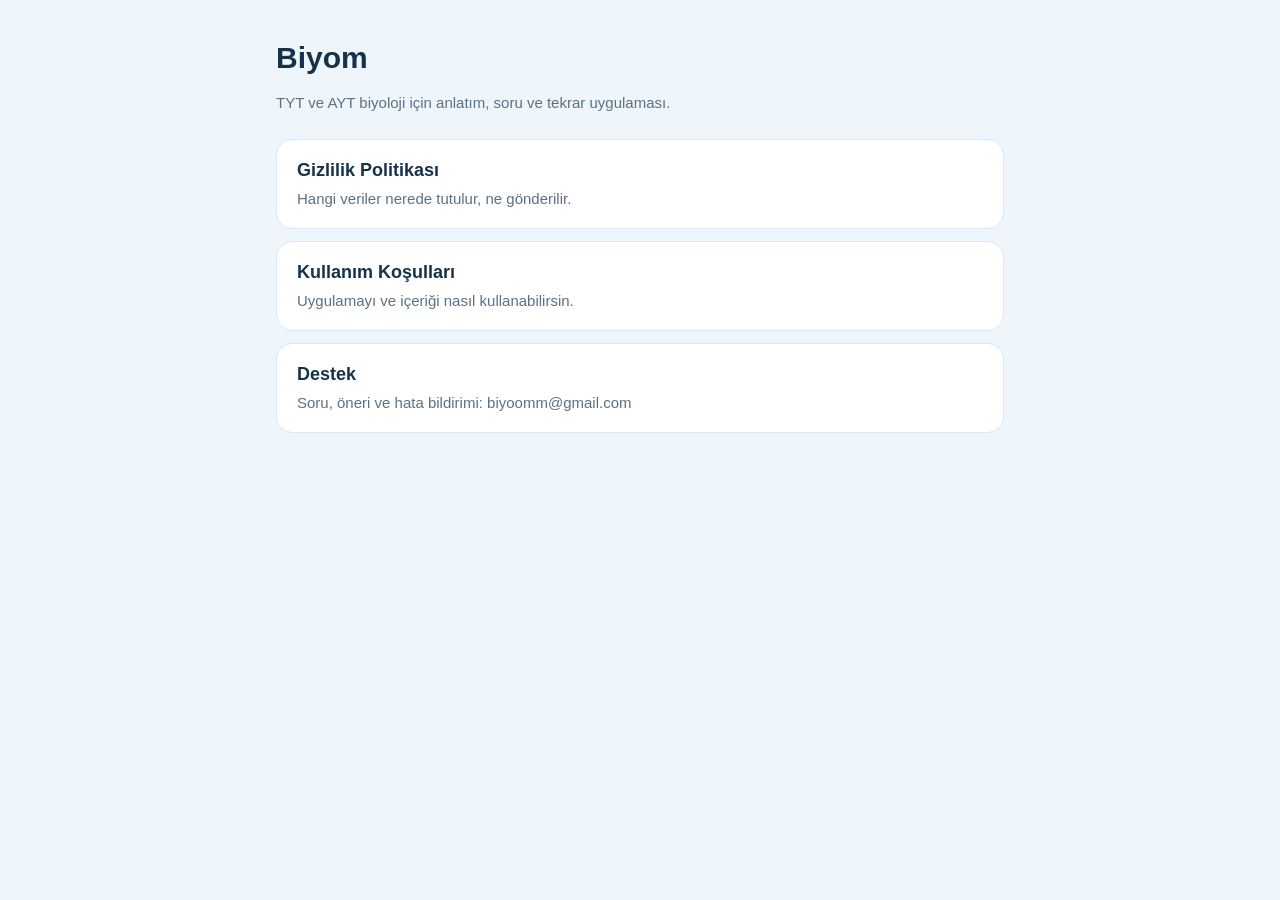
<file: index.html>
<!doctype html>
<html lang="tr">
<head>
<meta charset="utf-8">
<meta name="viewport" content="width=device-width, initial-scale=1">
<title>Biyom</title>
<meta name="description" content="Biyom: TYT ve AYT biyoloji çalışma uygulaması. Gizlilik politikası ve kullanım koşulları.">
<link rel="stylesheet" href="style.css">
</head>
<body>
<main>
<header>
  <h1>Biyom</h1>
  <p class="muted">TYT ve AYT biyoloji için anlatım, soru ve tekrar uygulaması.</p>
</header>
<div class="cards">
  <a class="card" href="gizlilik.html"><strong>Gizlilik Politikası</strong><span class="muted">Hangi veriler nerede tutulur, ne gönderilir.</span></a>
  <a class="card" href="kosullar.html"><strong>Kullanım Koşulları</strong><span class="muted">Uygulamayı ve içeriği nasıl kullanabilirsin.</span></a>
  <a class="card" href="mailto:biyoomm@gmail.com"><strong>Destek</strong><span class="muted">Soru, öneri ve hata bildirimi: biyoomm@gmail.com</span></a>
</div>
</main>
</body>
</html>
</file>
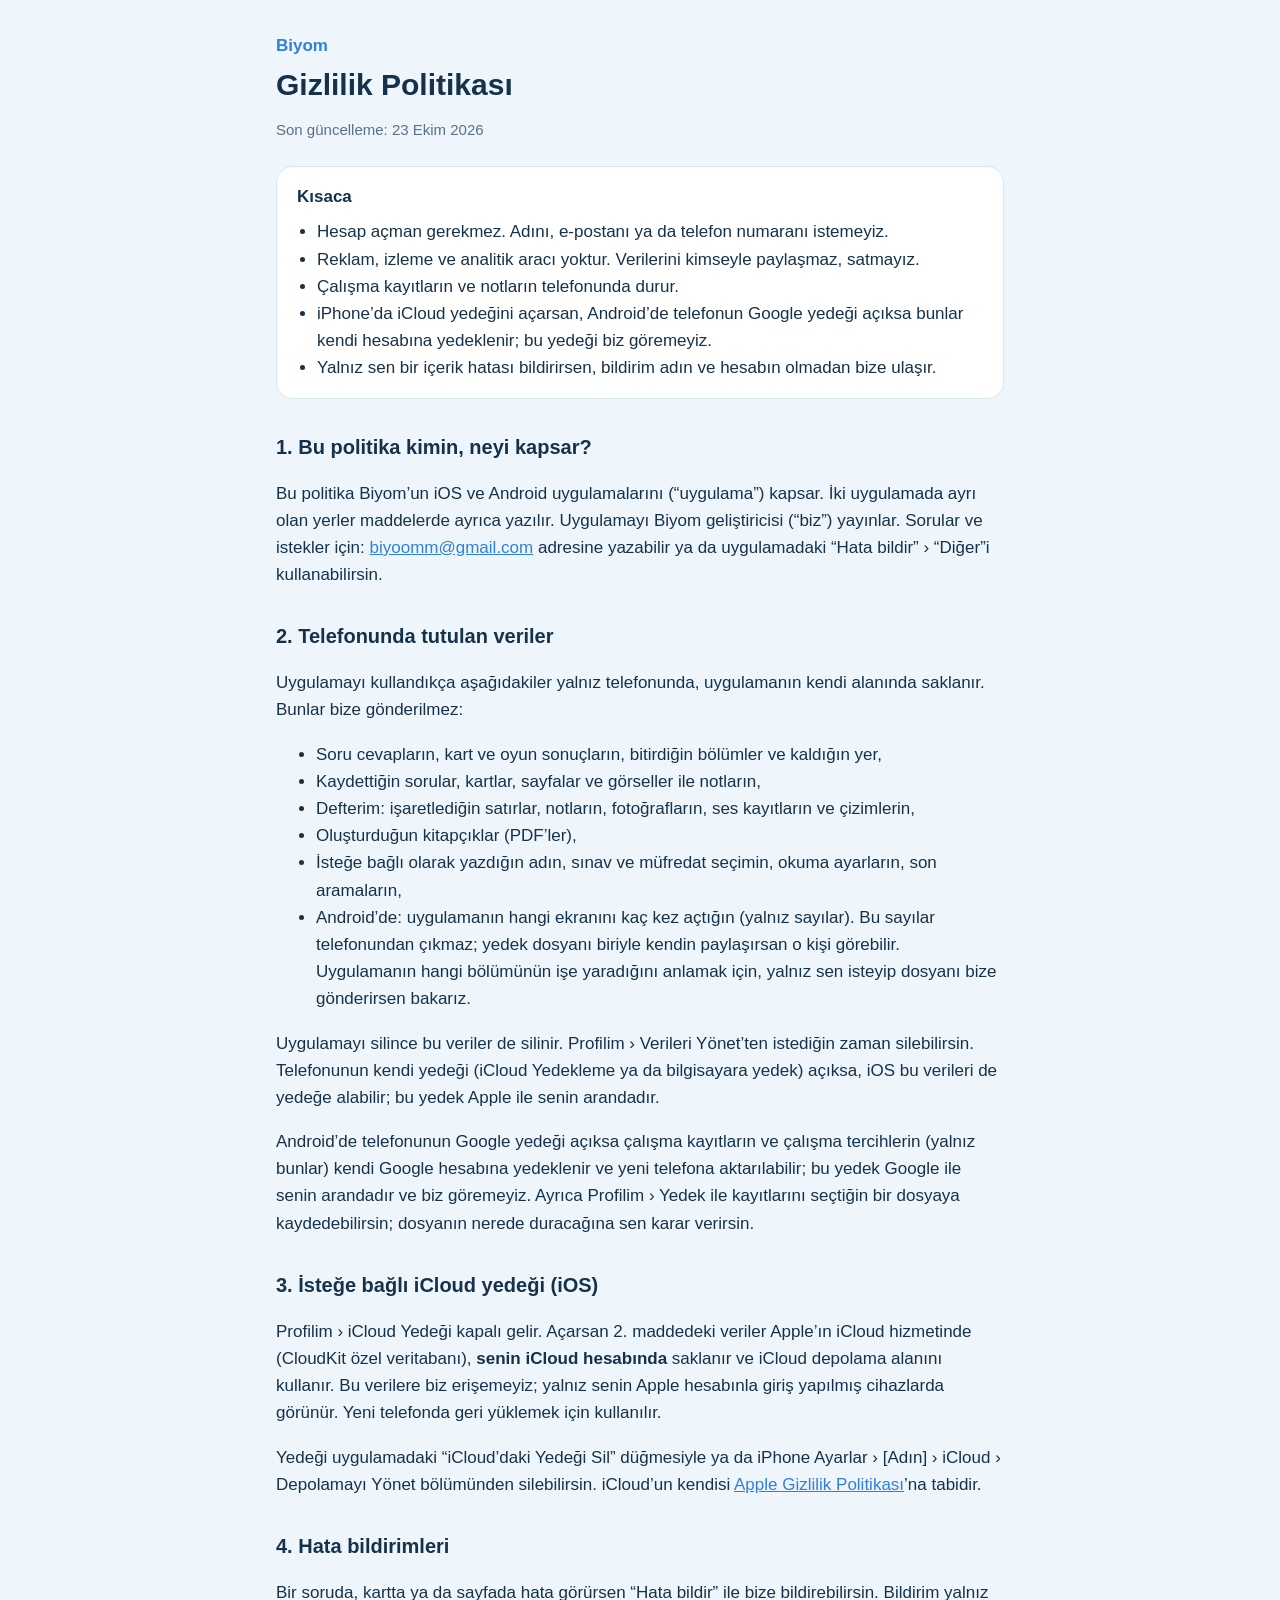
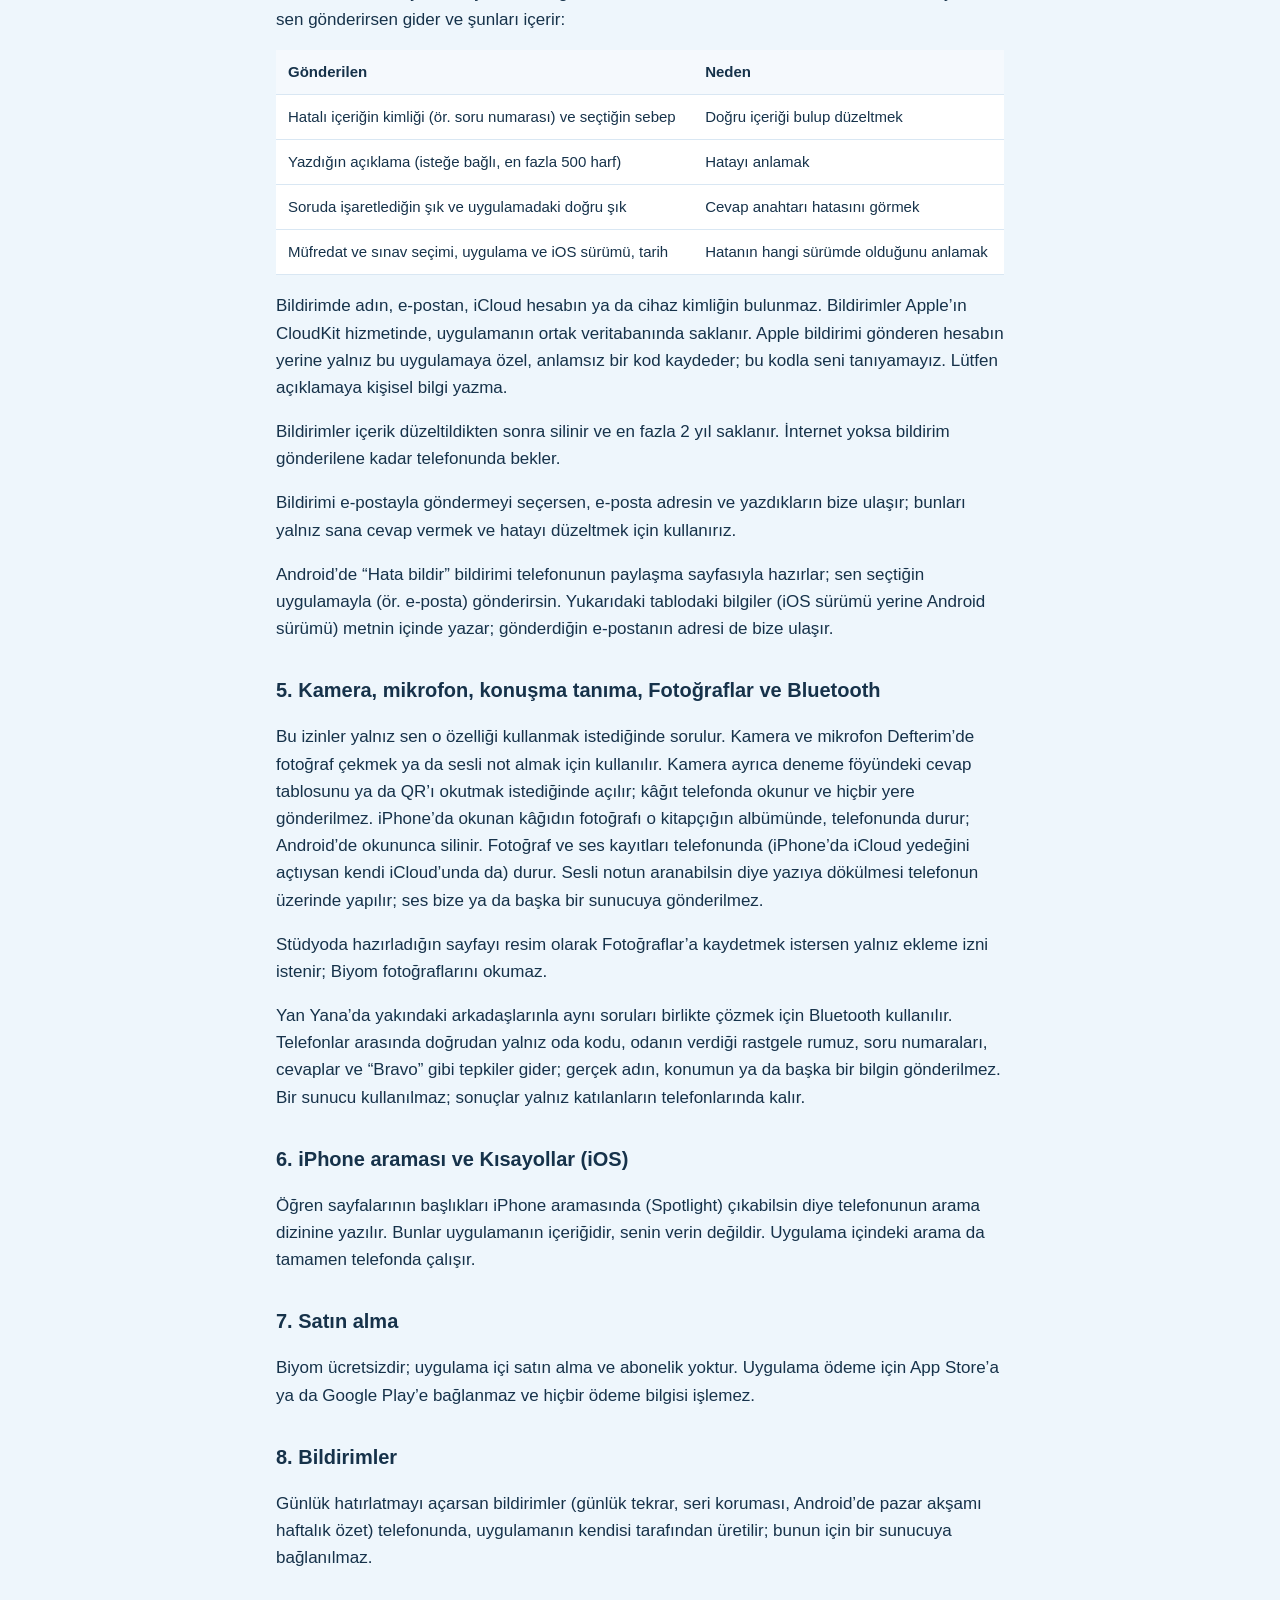
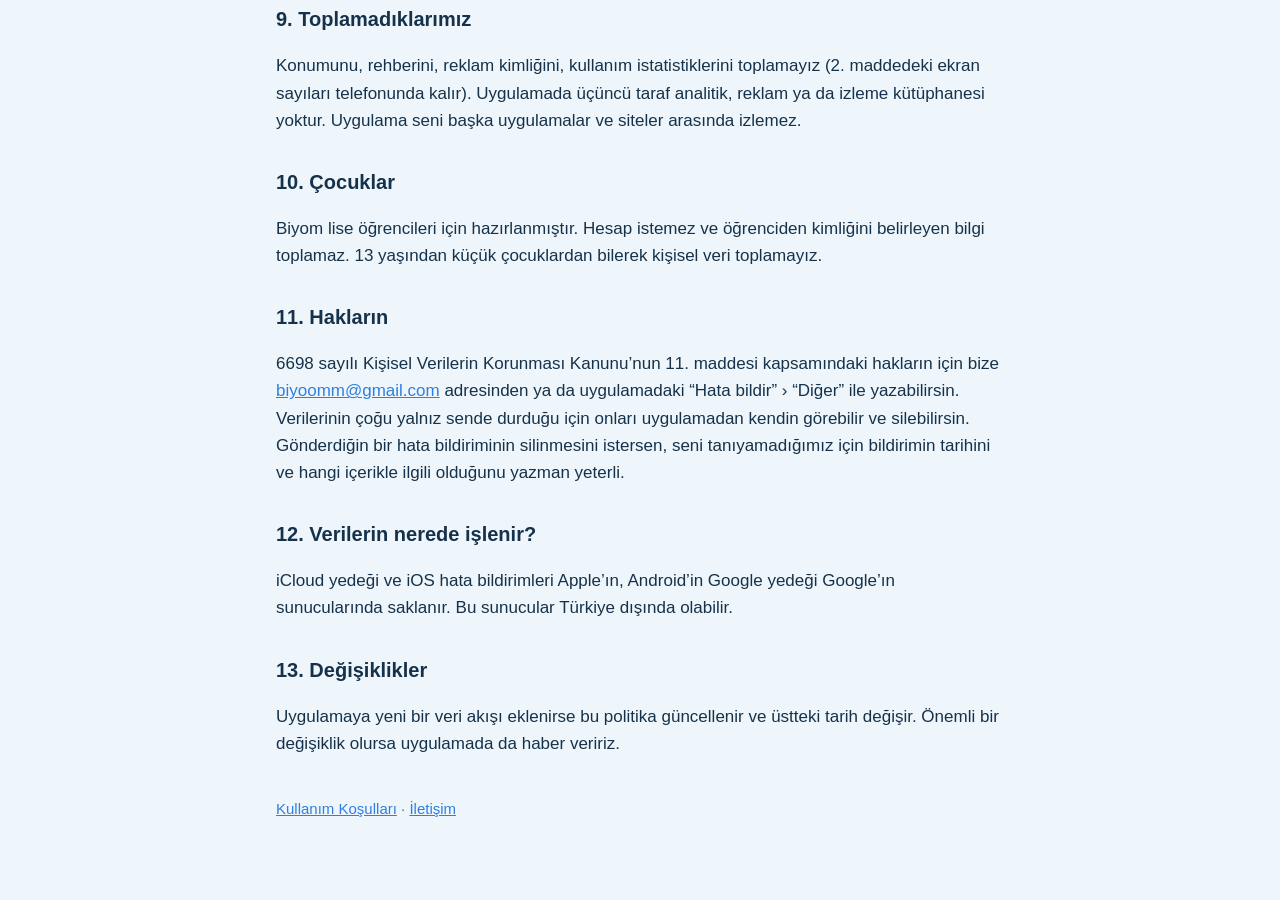
<file: gizlilik.html>
<!doctype html>
<html lang="tr">
<head>
<meta charset="utf-8">
<meta name="viewport" content="width=device-width, initial-scale=1">
<title>Biyom · Gizlilik Politikası</title>
<meta name="description" content="Biyom uygulamasının gizlilik politikası: hangi veriler nerede tutulur, ne gönderilir.">
<link rel="stylesheet" href="style.css">
</head>
<body>
<main>
<header>
  <a href="./">Biyom</a>
  <h1>Gizlilik Politikası</h1>
  <p class="muted">Son güncelleme: 23 Ekim 2026</p>
</header>

<div class="summary">
  <strong>Kısaca</strong>
  <ul>
    <li>Hesap açman gerekmez. Adını, e-postanı ya da telefon numaranı istemeyiz.</li>
    <li>Reklam, izleme ve analitik aracı yoktur. Verilerini kimseyle paylaşmaz, satmayız.</li>
    <li>Çalışma kayıtların ve notların telefonunda durur.</li>
    <li>iPhone’da iCloud yedeğini açarsan, Android’de telefonun Google yedeği açıksa bunlar kendi hesabına yedeklenir; bu yedeği biz göremeyiz.</li>
    <li>Yalnız sen bir içerik hatası bildirirsen, bildirim adın ve hesabın olmadan bize ulaşır.</li>
  </ul>
</div>

<h2>1. Bu politika kimin, neyi kapsar?</h2>
<p>Bu politika Biyom’un iOS ve Android uygulamalarını (“uygulama”) kapsar. İki uygulamada ayrı olan yerler maddelerde ayrıca yazılır. Uygulamayı Biyom geliştiricisi (“biz”) yayınlar.
Sorular ve istekler için: <a href="mailto:biyoomm@gmail.com">biyoomm@gmail.com</a> adresine yazabilir ya da uygulamadaki “Hata bildir” › “Diğer”i kullanabilirsin.</p>

<h2>2. Telefonunda tutulan veriler</h2>
<p>Uygulamayı kullandıkça aşağıdakiler yalnız telefonunda, uygulamanın kendi alanında saklanır. Bunlar bize gönderilmez:</p>
<ul>
  <li>Soru cevapların, kart ve oyun sonuçların, bitirdiğin bölümler ve kaldığın yer,</li>
  <li>Kaydettiğin sorular, kartlar, sayfalar ve görseller ile notların,</li>
  <li>Defterim: işaretlediğin satırlar, notların, fotoğrafların, ses kayıtların ve çizimlerin,</li>
  <li>Oluşturduğun kitapçıklar (PDF’ler),</li>
  <li>İsteğe bağlı olarak yazdığın adın, sınav ve müfredat seçimin, okuma ayarların, son aramaların,</li>
  <li>Android’de: uygulamanın hangi ekranını kaç kez açtığın (yalnız sayılar). Bu sayılar telefonundan çıkmaz; yedek
  dosyanı biriyle kendin paylaşırsan o kişi görebilir. Uygulamanın hangi bölümünün işe yaradığını anlamak için, yalnız
  sen isteyip dosyanı bize gönderirsen bakarız.</li>
</ul>
<p>Uygulamayı silince bu veriler de silinir. Profilim › Verileri Yönet’ten istediğin zaman silebilirsin.
Telefonunun kendi yedeği (iCloud Yedekleme ya da bilgisayara yedek) açıksa, iOS bu verileri de yedeğe alabilir; bu
yedek Apple ile senin arandadır.</p>
<p>Android’de telefonunun Google yedeği açıksa çalışma kayıtların ve çalışma tercihlerin (yalnız bunlar) kendi Google
hesabına yedeklenir ve yeni telefona aktarılabilir; bu yedek Google ile senin arandadır ve biz göremeyiz. Ayrıca
Profilim › Yedek ile kayıtlarını seçtiğin bir dosyaya kaydedebilirsin; dosyanın nerede duracağına sen karar verirsin.</p>

<h2>3. İsteğe bağlı iCloud yedeği (iOS)</h2>
<p>Profilim › iCloud Yedeği kapalı gelir. Açarsan 2. maddedeki veriler Apple’ın iCloud hizmetinde (CloudKit özel
veritabanı), <strong>senin iCloud hesabında</strong> saklanır ve iCloud depolama alanını kullanır. Bu verilere biz
erişemeyiz; yalnız senin Apple hesabınla giriş yapılmış cihazlarda görünür. Yeni telefonda geri yüklemek için kullanılır.</p>
<p>Yedeği uygulamadaki “iCloud’daki Yedeği Sil” düğmesiyle ya da iPhone Ayarlar › [Adın] › iCloud › Depolamayı Yönet
bölümünden silebilirsin. iCloud’un kendisi <a href="https://www.apple.com/tr/legal/privacy/">Apple Gizlilik Politikası</a>’na tabidir.</p>

<h2>4. Hata bildirimleri</h2>
<p>Bir soruda, kartta ya da sayfada hata görürsen “Hata bildir” ile bize bildirebilirsin. Bildirim yalnız sen
gönderirsen gider ve şunları içerir:</p>
<table>
  <tr><th>Gönderilen</th><th>Neden</th></tr>
  <tr><td>Hatalı içeriğin kimliği (ör. soru numarası) ve seçtiğin sebep</td><td>Doğru içeriği bulup düzeltmek</td></tr>
  <tr><td>Yazdığın açıklama (isteğe bağlı, en fazla 500 harf)</td><td>Hatayı anlamak</td></tr>
  <tr><td>Soruda işaretlediğin şık ve uygulamadaki doğru şık</td><td>Cevap anahtarı hatasını görmek</td></tr>
  <tr><td>Müfredat ve sınav seçimi, uygulama ve iOS sürümü, tarih</td><td>Hatanın hangi sürümde olduğunu anlamak</td></tr>
</table>
<p>Bildirimde adın, e-postan, iCloud hesabın ya da cihaz kimliğin bulunmaz. Bildirimler Apple’ın CloudKit hizmetinde,
uygulamanın ortak veritabanında saklanır. Apple bildirimi gönderen hesabın yerine yalnız bu uygulamaya özel, anlamsız bir
kod kaydeder; bu kodla seni tanıyamayız. Lütfen açıklamaya kişisel bilgi yazma.</p>
<p>Bildirimler içerik düzeltildikten sonra silinir ve en fazla 2 yıl saklanır. İnternet yoksa bildirim gönderilene kadar
telefonunda bekler.</p>
<p>Bildirimi e-postayla göndermeyi seçersen, e-posta adresin ve yazdıkların bize ulaşır; bunları yalnız sana cevap vermek
ve hatayı düzeltmek için kullanırız.</p>
<p>Android’de “Hata bildir” bildirimi telefonunun paylaşma sayfasıyla hazırlar; sen seçtiğin uygulamayla (ör. e-posta)
gönderirsin. Yukarıdaki tablodaki bilgiler (iOS sürümü yerine Android sürümü) metnin içinde yazar; gönderdiğin e-postanın
adresi de bize ulaşır.</p>

<h2>5. Kamera, mikrofon, konuşma tanıma, Fotoğraflar ve Bluetooth</h2>
<p>Bu izinler yalnız sen o özelliği kullanmak istediğinde sorulur. Kamera ve mikrofon Defterim’de fotoğraf çekmek ya da
sesli not almak için kullanılır. Kamera ayrıca deneme föyündeki cevap tablosunu ya da QR’ı okutmak istediğinde açılır;
kâğıt telefonda okunur ve hiçbir yere gönderilmez. iPhone’da okunan kâğıdın fotoğrafı o kitapçığın albümünde, telefonunda
durur; Android’de okununca silinir. Fotoğraf ve ses kayıtları telefonunda (iPhone’da iCloud yedeğini açtıysan kendi
iCloud’unda da) durur. Sesli notun aranabilsin diye yazıya dökülmesi telefonun üzerinde yapılır; ses bize ya da başka bir
sunucuya gönderilmez.</p>
<p>Stüdyoda hazırladığın sayfayı resim olarak Fotoğraflar’a kaydetmek istersen yalnız ekleme izni istenir; Biyom
fotoğraflarını okumaz.</p>
<p>Yan Yana’da yakındaki arkadaşlarınla aynı soruları birlikte çözmek için Bluetooth kullanılır. Telefonlar arasında
doğrudan yalnız oda kodu, odanın verdiği rastgele rumuz, soru numaraları, cevaplar ve “Bravo” gibi tepkiler gider;
gerçek adın, konumun ya da başka bir bilgin gönderilmez. Bir sunucu kullanılmaz; sonuçlar yalnız katılanların
telefonlarında kalır.</p>

<h2>6. iPhone araması ve Kısayollar (iOS)</h2>
<p>Öğren sayfalarının başlıkları iPhone aramasında (Spotlight) çıkabilsin diye telefonunun arama dizinine yazılır.
Bunlar uygulamanın içeriğidir, senin verin değildir. Uygulama içindeki arama da tamamen telefonda çalışır.</p>

<h2>7. Satın alma</h2>
<p>Biyom ücretsizdir; uygulama içi satın alma ve abonelik yoktur. Uygulama ödeme için App Store’a ya da Google Play’e
bağlanmaz ve hiçbir ödeme bilgisi işlemez.</p>

<h2>8. Bildirimler</h2>
<p>Günlük hatırlatmayı açarsan bildirimler (günlük tekrar, seri koruması, Android’de pazar akşamı haftalık özet)
telefonunda, uygulamanın kendisi tarafından üretilir; bunun için bir sunucuya bağlanılmaz.</p>

<h2>9. Toplamadıklarımız</h2>
<p>Konumunu, rehberini, reklam kimliğini, kullanım istatistiklerini toplamayız (2. maddedeki ekran sayıları telefonunda kalır). Uygulamada üçüncü taraf analitik,
reklam ya da izleme kütüphanesi yoktur. Uygulama seni başka uygulamalar ve siteler arasında izlemez.</p>

<h2>10. Çocuklar</h2>
<p>Biyom lise öğrencileri için hazırlanmıştır. Hesap istemez ve öğrenciden kimliğini belirleyen bilgi toplamaz. 13 yaşından
küçük çocuklardan bilerek kişisel veri toplamayız.</p>

<h2>11. Hakların</h2>
<p>6698 sayılı Kişisel Verilerin Korunması Kanunu’nun 11. maddesi kapsamındaki hakların için bize
<a href="mailto:biyoomm@gmail.com">biyoomm@gmail.com</a> adresinden ya da uygulamadaki “Hata bildir” › “Diğer” ile yazabilirsin. Verilerinin çoğu yalnız sende
durduğu için onları uygulamadan kendin görebilir ve silebilirsin. Gönderdiğin bir hata bildiriminin silinmesini
istersen, seni tanıyamadığımız için bildirimin tarihini ve hangi içerikle ilgili olduğunu yazman yeterli.</p>

<h2>12. Verilerin nerede işlenir?</h2>
<p>iCloud yedeği ve iOS hata bildirimleri Apple’ın, Android’in Google yedeği Google’ın sunucularında saklanır. Bu
sunucular Türkiye dışında olabilir.</p>

<h2>13. Değişiklikler</h2>
<p>Uygulamaya yeni bir veri akışı eklenirse bu politika güncellenir ve üstteki tarih değişir. Önemli bir
değişiklik olursa uygulamada da haber veririz.</p>

<footer class="muted">
  <p><a href="kosullar.html">Kullanım Koşulları</a> · <a href="mailto:biyoomm@gmail.com">İletişim</a></p>
</footer>
</main>
</body>
</html>
</file>
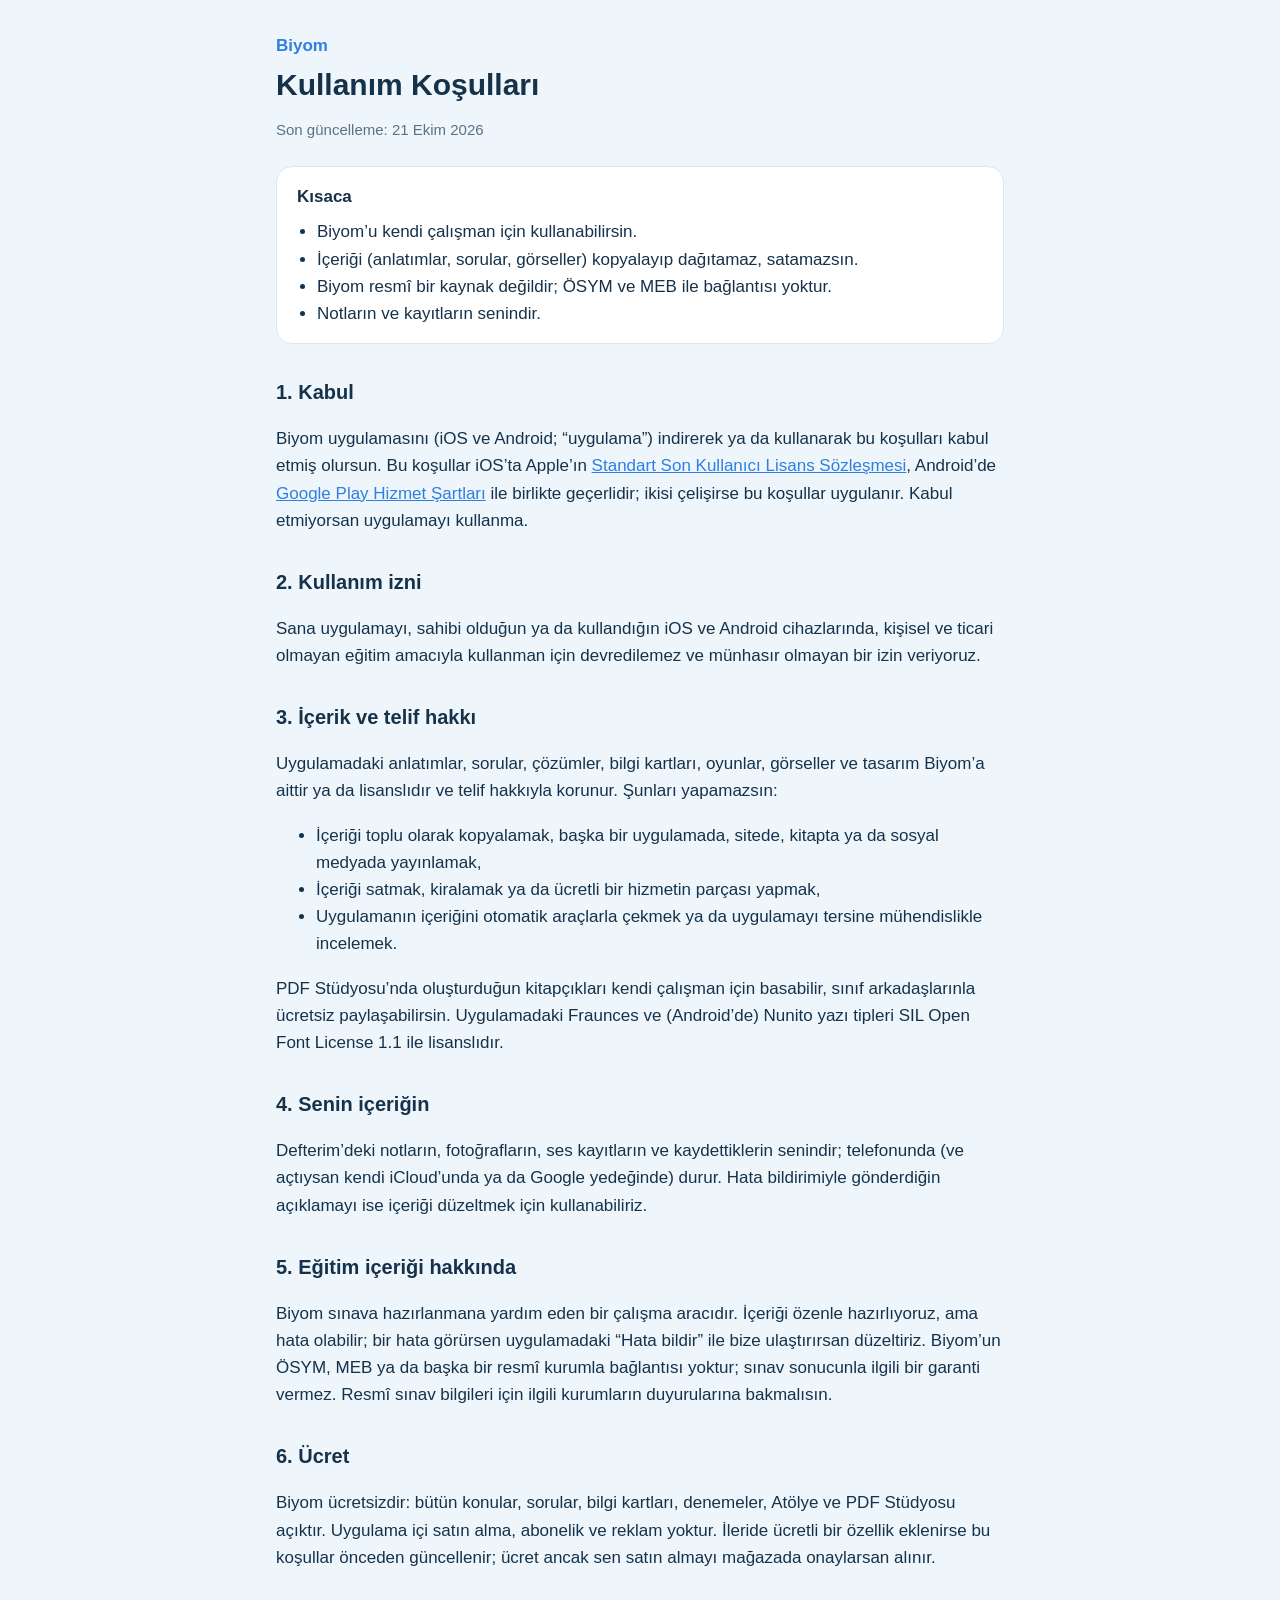
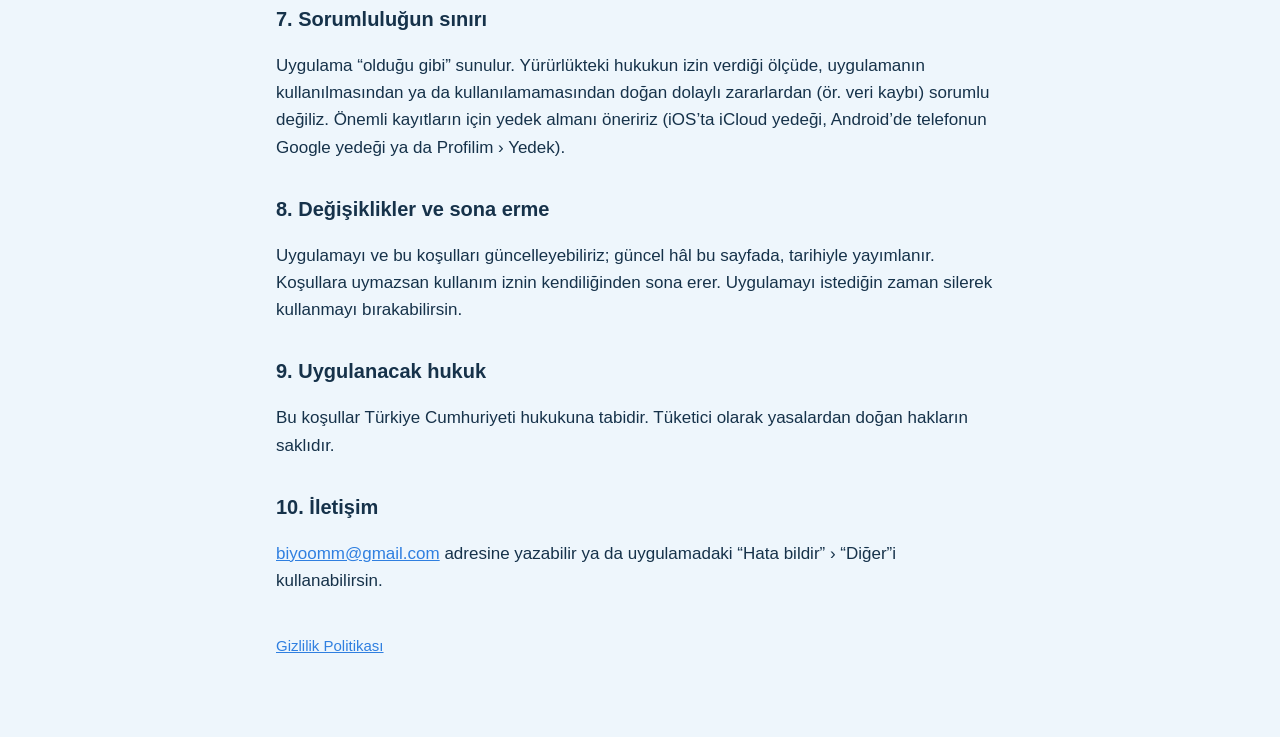
<file: kosullar.html>
<!doctype html>
<html lang="tr">
<head>
<meta charset="utf-8">
<meta name="viewport" content="width=device-width, initial-scale=1">
<title>Biyom · Kullanım Koşulları</title>
<meta name="description" content="Biyom uygulamasının kullanım koşulları.">
<link rel="stylesheet" href="style.css">
</head>
<body>
<main>
<header>
  <a href="./">Biyom</a>
  <h1>Kullanım Koşulları</h1>
  <p class="muted">Son güncelleme: 21 Ekim 2026</p>
</header>

<div class="summary">
  <strong>Kısaca</strong>
  <ul>
    <li>Biyom’u kendi çalışman için kullanabilirsin.</li>
    <li>İçeriği (anlatımlar, sorular, görseller) kopyalayıp dağıtamaz, satamazsın.</li>
    <li>Biyom resmî bir kaynak değildir; ÖSYM ve MEB ile bağlantısı yoktur.</li>
    <li>Notların ve kayıtların senindir.</li>
  </ul>
</div>

<h2>1. Kabul</h2>
<p>Biyom uygulamasını (iOS ve Android; “uygulama”) indirerek ya da kullanarak bu koşulları kabul etmiş olursun. Bu
koşullar iOS’ta Apple’ın <a href="https://www.apple.com/legal/internet-services/itunes/dev/stdeula/">Standart Son Kullanıcı
Lisans Sözleşmesi</a>, Android’de <a href="https://play.google/intl/tr/play-terms/">Google Play Hizmet Şartları</a> ile birlikte geçerlidir; ikisi çelişirse bu koşullar uygulanır. Kabul etmiyorsan uygulamayı kullanma.</p>

<h2>2. Kullanım izni</h2>
<p>Sana uygulamayı, sahibi olduğun ya da kullandığın iOS ve Android cihazlarında, kişisel ve ticari olmayan eğitim amacıyla
kullanman için devredilemez ve münhasır olmayan bir izin veriyoruz.</p>

<h2>3. İçerik ve telif hakkı</h2>
<p>Uygulamadaki anlatımlar, sorular, çözümler, bilgi kartları, oyunlar, görseller ve tasarım Biyom’a aittir ya da
lisanslıdır ve telif hakkıyla korunur. Şunları yapamazsın:</p>
<ul>
  <li>İçeriği toplu olarak kopyalamak, başka bir uygulamada, sitede, kitapta ya da sosyal medyada yayınlamak,</li>
  <li>İçeriği satmak, kiralamak ya da ücretli bir hizmetin parçası yapmak,</li>
  <li>Uygulamanın içeriğini otomatik araçlarla çekmek ya da uygulamayı tersine mühendislikle incelemek.</li>
</ul>
<p>PDF Stüdyosu’nda oluşturduğun kitapçıkları kendi çalışman için basabilir, sınıf arkadaşlarınla ücretsiz
paylaşabilirsin. Uygulamadaki Fraunces ve (Android’de) Nunito yazı tipleri SIL Open Font License 1.1 ile lisanslıdır.</p>

<h2>4. Senin içeriğin</h2>
<p>Defterim’deki notların, fotoğrafların, ses kayıtların ve kaydettiklerin senindir; telefonunda (ve açtıysan kendi
iCloud’unda ya da Google yedeğinde) durur. Hata bildirimiyle gönderdiğin açıklamayı ise içeriği düzeltmek için kullanabiliriz.</p>

<h2>5. Eğitim içeriği hakkında</h2>
<p>Biyom sınava hazırlanmana yardım eden bir çalışma aracıdır. İçeriği özenle hazırlıyoruz, ama hata olabilir; bir hata
görürsen uygulamadaki “Hata bildir” ile bize ulaştırırsan düzeltiriz. Biyom’un ÖSYM, MEB ya da başka bir resmî kurumla
bağlantısı yoktur; sınav sonucunla ilgili bir garanti vermez. Resmî sınav bilgileri için ilgili kurumların
duyurularına bakmalısın.</p>

<h2>6. Ücret</h2>
<p>Biyom ücretsizdir: bütün konular, sorular, bilgi kartları, denemeler, Atölye ve PDF Stüdyosu açıktır. Uygulama içi
satın alma, abonelik ve reklam yoktur. İleride ücretli bir özellik eklenirse bu koşullar önceden güncellenir; ücret ancak
sen satın almayı mağazada onaylarsan alınır.</p>

<h2>7. Sorumluluğun sınırı</h2>
<p>Uygulama “olduğu gibi” sunulur. Yürürlükteki hukukun izin verdiği ölçüde, uygulamanın kullanılmasından ya da
kullanılamamasından doğan dolaylı zararlardan (ör. veri kaybı) sorumlu değiliz. Önemli kayıtların için yedek almanı
öneririz (iOS’ta iCloud yedeği, Android’de telefonun Google yedeği ya da Profilim › Yedek).</p>

<h2>8. Değişiklikler ve sona erme</h2>
<p>Uygulamayı ve bu koşulları güncelleyebiliriz; güncel hâl bu sayfada, tarihiyle yayımlanır. Koşullara uymazsan
kullanım iznin kendiliğinden sona erer. Uygulamayı istediğin zaman silerek kullanmayı bırakabilirsin.</p>

<h2>9. Uygulanacak hukuk</h2>
<p>Bu koşullar Türkiye Cumhuriyeti hukukuna tabidir. Tüketici olarak yasalardan doğan hakların saklıdır.</p>

<h2>10. İletişim</h2>
<p><a href="mailto:biyoomm@gmail.com">biyoomm@gmail.com</a> adresine yazabilir ya da uygulamadaki “Hata bildir” › “Diğer”i kullanabilirsin.</p>

<footer class="muted">
  <p><a href="gizlilik.html">Gizlilik Politikası</a></p>
</footer>
</main>
</body>
</html>
</file>
<file: style.css>
:root {
  --ink: #16324a;
  --muted: #5b7185;
  --accent: #2f7fe0;
  --surface: #ffffff;
  --page: #eef6fc;
  --line: #d9e7f3;
}
* { box-sizing: border-box; }
body {
  margin: 0;
  background: var(--page);
  color: var(--ink);
  font: 17px/1.6 -apple-system, BlinkMacSystemFont, "Segoe UI", Roboto, "Helvetica Neue", Arial, sans-serif;
}
main { max-width: 760px; margin: 0 auto; padding: 32px 16px 64px; }
header { margin-bottom: 24px; }
header a { color: var(--accent); text-decoration: none; font-weight: 600; }
h1 { font-size: 30px; line-height: 1.2; margin: 8px 0 4px; }
h2 { font-size: 20px; margin: 32px 0 8px; }
.muted { color: var(--muted); font-size: 15px; }
.summary { background: var(--surface); border: 1px solid var(--line); border-radius: 16px; padding: 16px 20px; }
.summary ul { margin: 8px 0 0; padding-left: 20px; }
table { width: 100%; border-collapse: collapse; background: var(--surface); }
th, td { text-align: left; vertical-align: top; padding: 10px 12px; border-bottom: 1px solid var(--line); font-size: 15px; }
th { background: #f5f9fd; }
a { color: var(--accent); }
.cards { display: grid; gap: 12px; }
.card { display: block; background: var(--surface); border: 1px solid var(--line); border-radius: 16px; padding: 16px 20px; color: var(--ink); text-decoration: none; }
.card strong { display: block; font-size: 18px; }
footer { margin-top: 40px; }
@media (max-width: 520px) {
  body { font-size: 16px; }
  h1 { font-size: 26px; }
  th, td { padding: 8px; font-size: 14px; }
}
</file>
